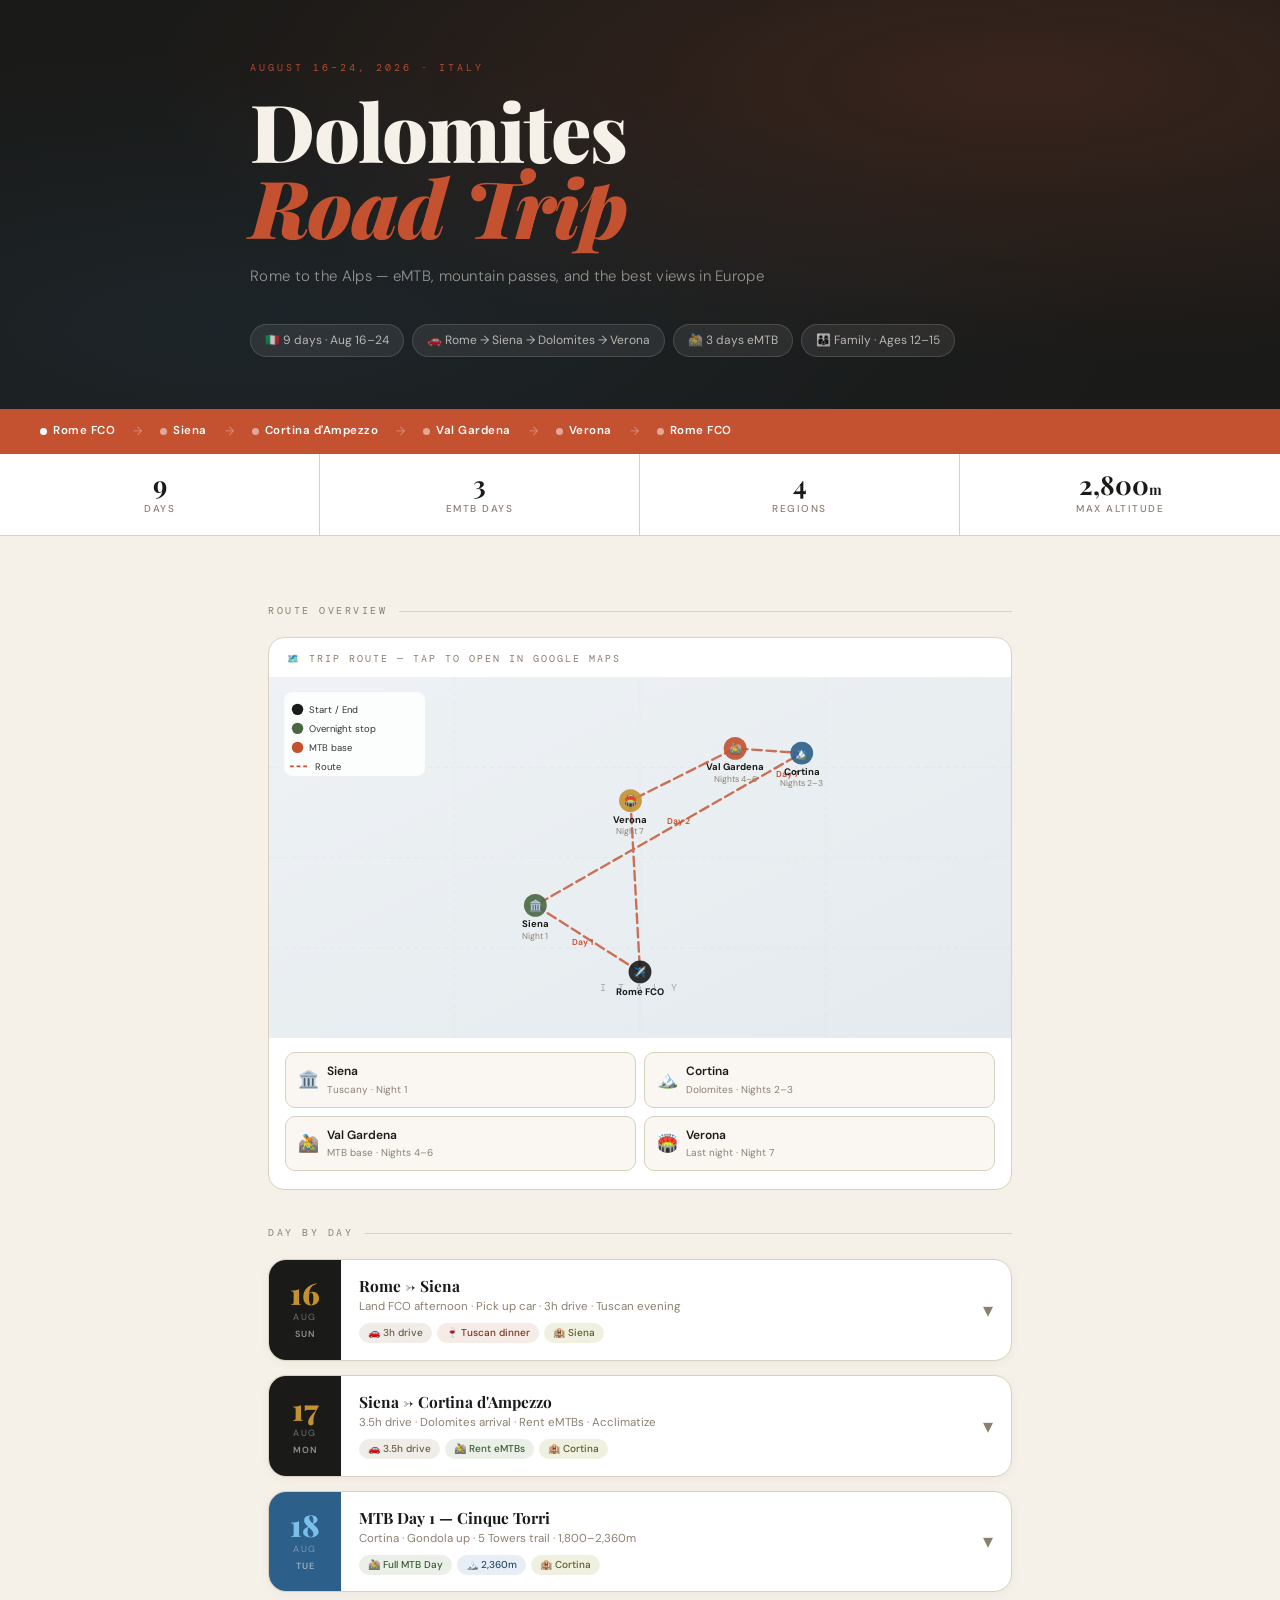
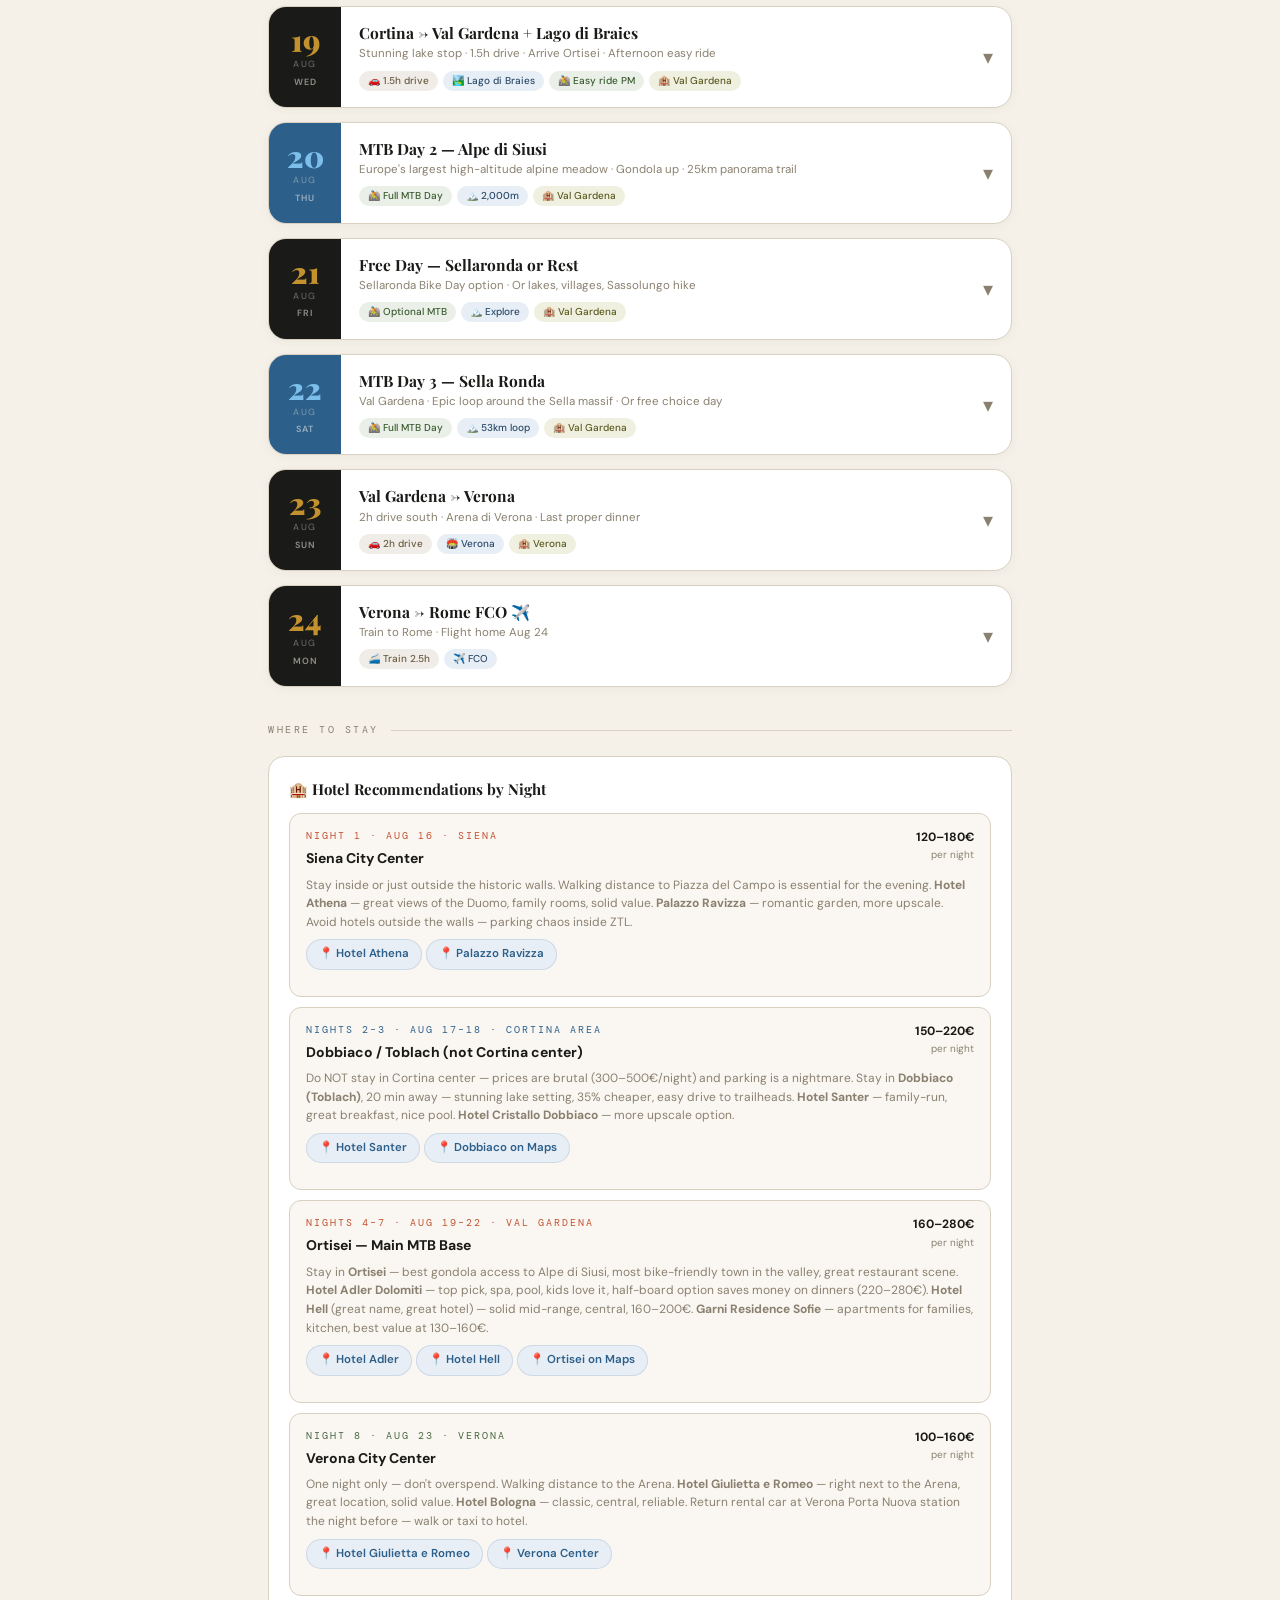
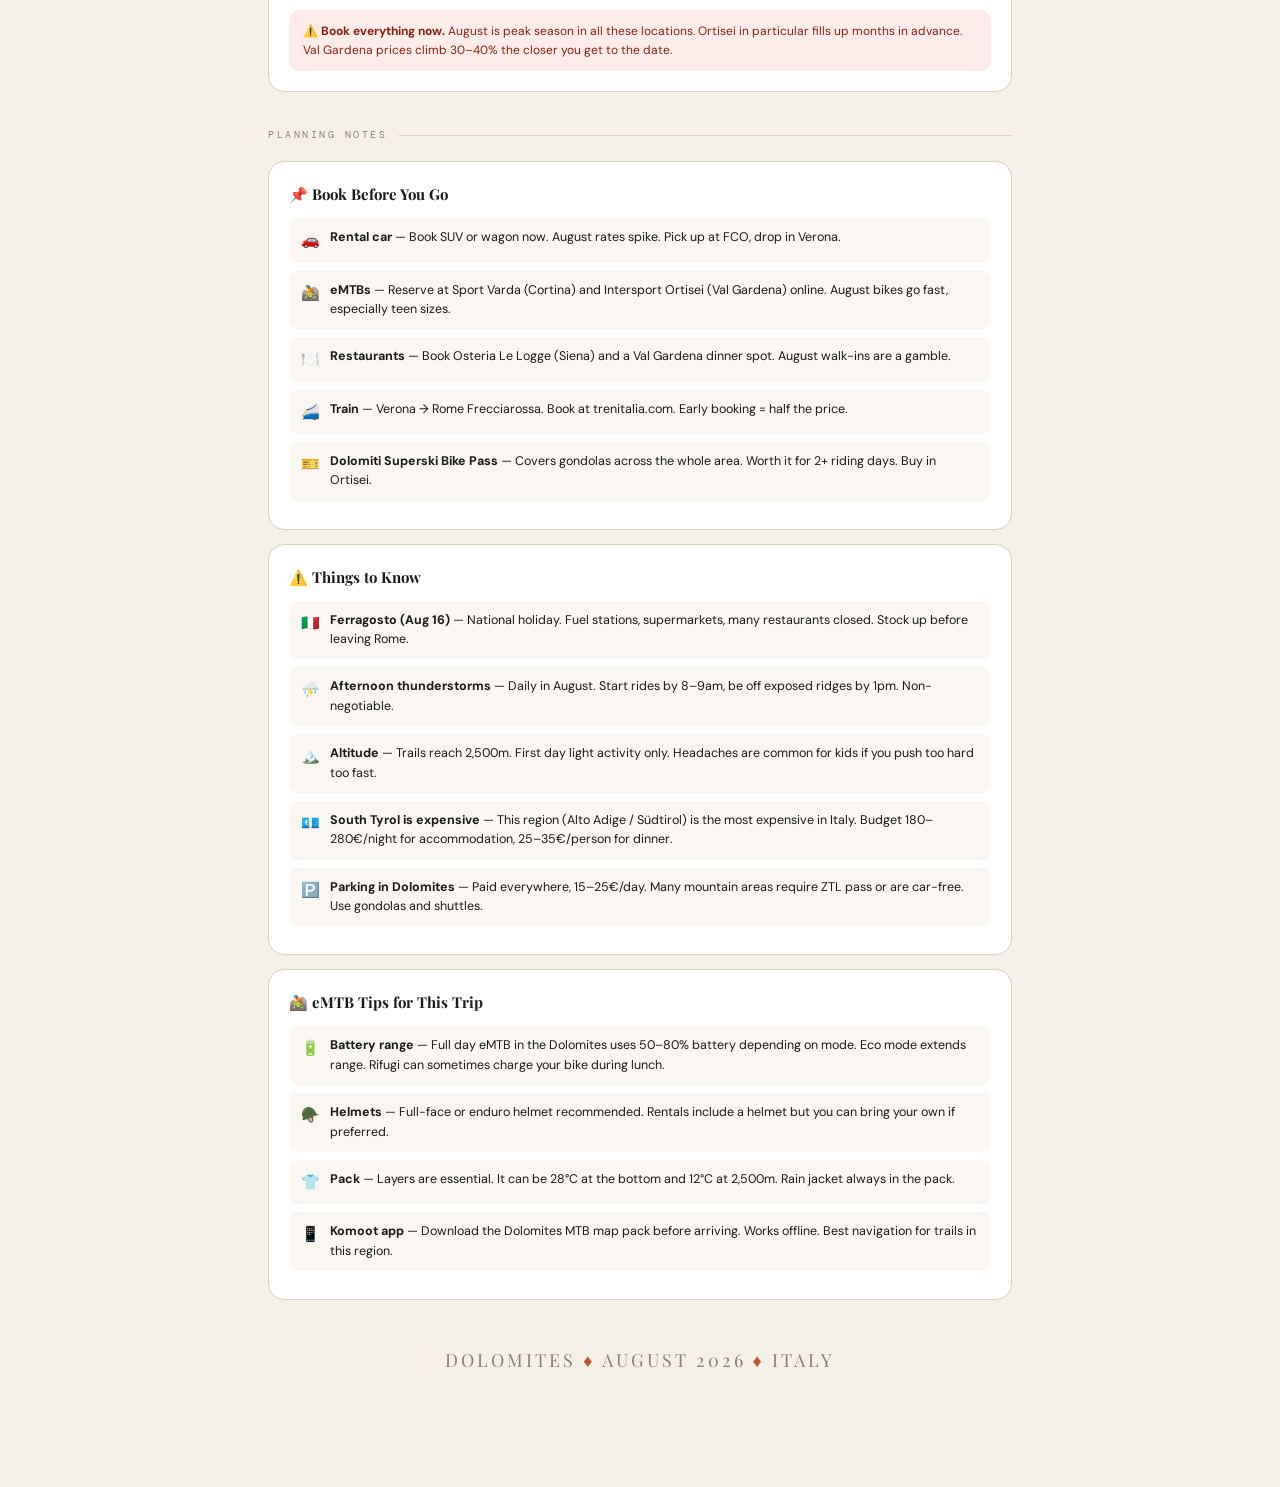
<file: index_1.html>
<!DOCTYPE html>
<html lang="en">
<head>
<meta charset="UTF-8">
<meta name="viewport" content="width=device-width, initial-scale=1.0">
<title>Italy 2026 — Dolomites Road Trip</title>
<link href="https://fonts.googleapis.com/css2?family=Playfair+Display:ital,wght@0,400;0,700;0,900;1,400;1,700&family=DM+Sans:wght@300;400;500;600&family=DM+Mono:wght@400;500&display=swap" rel="stylesheet">
<style>
:root {
  --cream: #f5f0e8;
  --ink: #1a1a18;
  --terracotta: #c4512f;
  --sage: #4a6741;
  --sky: #2c5f8a;
  --gold: #c4912f;
  --muted: #8a8070;
  --border: #d8d0c0;
  --card-bg: #faf7f2;
}

* { margin: 0; padding: 0; box-sizing: border-box; }

body {
  font-family: 'DM Sans', sans-serif;
  background: var(--cream);
  color: var(--ink);
  font-size: 15px;
  line-height: 1.6;
}

/* HERO */
.hero {
  background: var(--ink);
  color: var(--cream);
  padding: 60px 24px 52px;
  position: relative;
  overflow: hidden;
}
.hero::before {
  content: '';
  position: absolute;
  inset: 0;
  background: 
    radial-gradient(ellipse at 80% 20%, rgba(196,81,47,0.18) 0%, transparent 60%),
    radial-gradient(ellipse at 20% 80%, rgba(44,95,138,0.15) 0%, transparent 60%);
}
.hero-inner { position: relative; max-width: 780px; margin: 0 auto; }
.hero-label {
  font-family: 'DM Mono', monospace;
  font-size: 10px;
  letter-spacing: 3px;
  text-transform: uppercase;
  color: var(--terracotta);
  margin-bottom: 16px;
  opacity: 0.9;
}
.hero-title {
  font-family: 'Playfair Display', serif;
  font-size: clamp(42px, 10vw, 80px);
  font-weight: 900;
  line-height: 0.95;
  margin-bottom: 20px;
  letter-spacing: -1px;
}
.hero-title em {
  font-style: italic;
  color: var(--terracotta);
}
.hero-sub {
  font-size: 15px;
  color: rgba(245,240,232,0.55);
  margin-bottom: 36px;
  font-weight: 300;
  letter-spacing: 0.3px;
}
.hero-chips {
  display: flex;
  flex-wrap: wrap;
  gap: 8px;
}
.chip {
  background: rgba(245,240,232,0.08);
  border: 1px solid rgba(245,240,232,0.15);
  border-radius: 100px;
  padding: 6px 14px;
  font-size: 12px;
  color: rgba(245,240,232,0.7);
  display: flex;
  align-items: center;
  gap: 6px;
}

/* ROUTE STRIP */
.route-strip {
  background: var(--terracotta);
  color: white;
  padding: 0 24px;
  overflow-x: auto;
  -webkit-overflow-scrolling: touch;
  white-space: nowrap;
}
.route-inner {
  display: inline-flex;
  align-items: center;
  gap: 0;
  padding: 0;
  min-width: 100%;
}
.route-stop {
  display: inline-flex;
  align-items: center;
  gap: 6px;
  padding: 13px 16px;
  font-size: 11.5px;
  font-weight: 600;
  letter-spacing: 0.5px;
  white-space: nowrap;
  flex-shrink: 0;
}
.route-stop .dot {
  width: 7px; height: 7px;
  border-radius: 50%;
  background: rgba(255,255,255,0.5);
  flex-shrink: 0;
}
.route-stop.active .dot { background: white; }
.route-arrow {
  color: rgba(255,255,255,0.35);
  font-size: 12px;
  padding: 0 2px;
}

/* QUICK STATS */
.stats-bar {
  display: grid;
  grid-template-columns: repeat(4, 1fr);
  border-bottom: 1px solid var(--border);
  background: white;
}
.stat-item {
  padding: 18px 16px;
  border-right: 1px solid var(--border);
  text-align: center;
}
.stat-item:last-child { border-right: none; }
.stat-num {
  font-family: 'Playfair Display', serif;
  font-size: 26px;
  font-weight: 700;
  color: var(--ink);
  line-height: 1;
  margin-bottom: 3px;
}
.stat-label {
  font-size: 10px;
  text-transform: uppercase;
  letter-spacing: 1.5px;
  color: var(--muted);
  font-weight: 500;
}

/* MAIN */
main { max-width: 780px; margin: 0 auto; padding: 32px 18px 80px; }

/* SECTION HEADER */
.section-header {
  display: flex;
  align-items: center;
  gap: 12px;
  margin: 36px 0 18px;
}
.section-header::after {
  content: '';
  flex: 1;
  height: 1px;
  background: var(--border);
}
.section-label {
  font-family: 'DM Mono', monospace;
  font-size: 9.5px;
  letter-spacing: 2.5px;
  text-transform: uppercase;
  color: var(--muted);
  white-space: nowrap;
}

/* DAY CARDS */
.day-card {
  background: white;
  border: 1px solid var(--border);
  border-radius: 18px;
  margin-bottom: 14px;
  overflow: hidden;
  box-shadow: 0 2px 12px rgba(26,26,24,0.04);
}
.day-header {
  display: grid;
  grid-template-columns: 72px 1fr auto;
  align-items: stretch;
  cursor: pointer;
  user-select: none;
}
.day-num {
  background: var(--ink);
  color: var(--cream);
  display: flex;
  flex-direction: column;
  align-items: center;
  justify-content: center;
  padding: 18px 14px;
  flex-shrink: 0;
}
.day-num .num {
  font-family: 'Playfair Display', serif;
  font-size: 30px;
  font-weight: 900;
  line-height: 1;
  color: var(--gold);
}
.day-num .mon {
  font-size: 9px;
  letter-spacing: 1.5px;
  text-transform: uppercase;
  color: rgba(245,240,232,0.4);
  margin-top: 2px;
}
.day-num .dow {
  font-size: 9px;
  font-weight: 600;
  letter-spacing: 1px;
  text-transform: uppercase;
  color: rgba(245,240,232,0.55);
  margin-top: 3px;
}
.day-info {
  padding: 16px 18px;
  min-width: 0;
}
.day-title {
  font-family: 'Playfair Display', serif;
  font-size: 15.5px;
  font-weight: 700;
  color: var(--ink);
  margin-bottom: 3px;
  line-height: 1.3;
}
.day-sub {
  font-size: 11.5px;
  color: var(--muted);
  font-weight: 400;
  margin-bottom: 8px;
  line-height: 1.4;
}
.day-tags {
  display: flex;
  flex-wrap: wrap;
  gap: 5px;
}
.tag {
  font-size: 10px;
  padding: 2px 9px;
  border-radius: 100px;
  font-weight: 500;
}
.tag-drive { background: #f0ede8; color: #6a5a40; }
.tag-mtb { background: #eaf0e8; color: #3a5a30; }
.tag-sight { background: #e8eef5; color: #2a4a6a; }
.tag-food { background: #f5ece8; color: #7a3020; }
.tag-stay { background: #f0f0e0; color: #5a5a20; }
.day-toggle {
  display: flex;
  align-items: center;
  padding: 0 18px;
  color: var(--muted);
  font-size: 20px;
  transition: transform 0.3s;
}
.day-toggle.open { transform: rotate(180deg); }

/* DAY BODY */
.day-body { display: none; }
.day-body.open { display: block; }

.day-section {
  padding: 18px 20px;
  border-top: 1px solid var(--border);
}
.ds-label {
  display: flex;
  align-items: center;
  gap: 8px;
  margin-bottom: 14px;
}
.ds-icon { font-size: 15px; }
.ds-title {
  font-size: 9.5px;
  letter-spacing: 2px;
  text-transform: uppercase;
  font-weight: 600;
  color: var(--muted);
}

/* ACTIVITY ITEM */
.act-item {
  display: grid;
  grid-template-columns: 40px 1fr;
  gap: 12px;
  background: var(--card-bg);
  border: 1.5px solid var(--border);
  border-radius: 12px;
  padding: 13px 14px;
  margin-bottom: 9px;
}
.act-emoji {
  width: 40px; height: 40px;
  border-radius: 10px;
  background: var(--cream);
  display: flex;
  align-items: center;
  justify-content: center;
  font-size: 18px;
  flex-shrink: 0;
}
.act-name {
  font-weight: 600;
  font-size: 13.5px;
  color: var(--ink);
  margin-bottom: 3px;
  display: flex;
  align-items: center;
  gap: 7px;
  flex-wrap: wrap;
}
.act-badge {
  font-size: 9.5px;
  padding: 2px 8px;
  border-radius: 100px;
  font-weight: 600;
}
.badge-highlight { background: #fdecea; color: #b03020; }
.badge-mtb { background: #eaf0e8; color: #2a5a20; }
.badge-tip { background: #e8eef5; color: #1a4070; }
.badge-free { background: #f0f0e0; color: #4a4a10; }
.act-desc { font-size: 12px; color: var(--muted); line-height: 1.55; }
.act-tip {
  margin-top: 8px;
  background: #e8eef5;
  border-radius: 7px;
  padding: 7px 10px;
  font-size: 11px;
  color: var(--sky);
  font-weight: 500;
  line-height: 1.45;
}

/* DRIVE BOX */
.drive-box {
  display: flex;
  align-items: center;
  gap: 10px;
  background: #f0f5ec;
  border-radius: 10px;
  padding: 12px 14px;
  font-size: 13px;
  color: var(--sage);
  font-weight: 500;
  margin-bottom: 10px;
}

/* MAP LINK */
.map-btn {
  display: inline-flex;
  align-items: center;
  gap: 6px;
  font-size: 11.5px;
  font-weight: 600;
  color: var(--sky);
  text-decoration: none;
  padding: 5px 12px;
  background: #e8eef5;
  border-radius: 100px;
  margin-bottom: 12px;
  border: 1px solid rgba(44,95,138,0.15);
}

/* RESTAURANT */
.resto-item {
  background: var(--card-bg);
  border: 1.5px solid var(--border);
  border-radius: 12px;
  padding: 13px 14px;
  margin-bottom: 9px;
}
.resto-top {
  display: flex;
  align-items: flex-start;
  justify-content: space-between;
  gap: 10px;
  margin-bottom: 5px;
}
.resto-name {
  font-weight: 600;
  font-size: 13.5px;
  display: flex;
  align-items: center;
  gap: 7px;
  flex-wrap: wrap;
}
.resto-meta { text-align: right; flex-shrink: 0; }
.resto-stars { font-size: 11px; color: var(--gold); }
.resto-price { font-size: 12px; font-weight: 700; color: var(--ink); }
.resto-desc { font-size: 12px; color: var(--muted); line-height: 1.55; }

/* MTB SVG MAP */
.map-section {
  background: white;
  border: 1px solid var(--border);
  border-radius: 16px;
  overflow: hidden;
  margin-bottom: 14px;
}
.map-tap {
  display: block;
  text-decoration: none;
  color: inherit;
}
.map-label {
  padding: 14px 18px 10px;
  font-family: 'DM Mono', monospace;
  font-size: 9.5px;
  letter-spacing: 2px;
  text-transform: uppercase;
  color: var(--muted);
  display: flex;
  align-items: center;
  gap: 8px;
}

/* NOTES CARD */
.notes-card {
  background: white;
  border: 1px solid var(--border);
  border-radius: 16px;
  padding: 20px 20px;
  margin-bottom: 14px;
}
.notes-title {
  font-family: 'Playfair Display', serif;
  font-size: 15px;
  font-weight: 700;
  margin-bottom: 12px;
  color: var(--ink);
}
.note-item {
  display: flex;
  gap: 10px;
  font-size: 12.5px;
  color: var(--ink);
  background: var(--card-bg);
  border-radius: 8px;
  padding: 10px 12px;
  align-items: flex-start;
  line-height: 1.55;
  margin-bottom: 8px;
}
.note-icon { font-size: 15px; flex-shrink: 0; margin-top: 1px; }

/* FOOTER */
footer {
  text-align: center;
  padding: 32px 0;
  font-family: 'Playfair Display', serif;
  font-size: 18px;
  letter-spacing: 3px;
  color: var(--muted);
}
footer span { color: var(--terracotta); }

@media (max-width: 480px) {
  .stats-bar { grid-template-columns: repeat(2, 1fr); }
  .stats-bar .stat-item:nth-child(2) { border-right: none; }
}
</style>
</head>
<body>

<!-- HERO -->
<div class="hero">
  <div class="hero-inner">
    <div class="hero-label">August 16–24, 2026 · Italy</div>
    <h1 class="hero-title">Dolomites<br><em>Road Trip</em></h1>
    <div class="hero-sub">Rome to the Alps — eMTB, mountain passes, and the best views in Europe</div>
    <div class="hero-chips">
      <div class="chip">🇮🇹 9 days · Aug 16–24</div>
      <div class="chip">🚗 Rome → Siena → Dolomites → Verona</div>
      <div class="chip">🚵 3 days eMTB</div>
      <div class="chip">👨‍👩‍👦 Family · Ages 12–15</div>
    </div>
  </div>
</div>

<!-- ROUTE STRIP -->
<div class="route-strip">
  <div class="route-inner">
    <div class="route-stop active"><div class="dot"></div>Rome FCO</div>
    <div class="route-arrow">→</div>
    <div class="route-stop"><div class="dot"></div>Siena</div>
    <div class="route-arrow">→</div>
    <div class="route-stop"><div class="dot"></div>Cortina d'Ampezzo</div>
    <div class="route-arrow">→</div>
    <div class="route-stop"><div class="dot"></div>Val Gardena</div>
    <div class="route-arrow">→</div>
    <div class="route-stop"><div class="dot"></div>Verona</div>
    <div class="route-arrow">→</div>
    <div class="route-stop"><div class="dot"></div>Rome FCO</div>
  </div>
</div>

<!-- STATS -->
<div class="stats-bar">
  <div class="stat-item"><div class="stat-num">9</div><div class="stat-label">Days</div></div>
  <div class="stat-item"><div class="stat-num">3</div><div class="stat-label">eMTB Days</div></div>
  <div class="stat-item"><div class="stat-num">4</div><div class="stat-label">Regions</div></div>
  <div class="stat-item"><div class="stat-num">2,800<span style="font-size:14px">m</span></div><div class="stat-label">Max Altitude</div></div>
</div>

<!-- MAP -->
<main>
<div class="section-header"><div class="section-label">Route Overview</div></div>
<div class="map-section">
  <div class="map-label">🗺️ Trip Route — Tap to open in Google Maps</div>
  <a class="map-tap" href="https://maps.google.com/?q=Rome,+Italy" target="_blank">
    <svg xmlns="http://www.w3.org/2000/svg" viewBox="0 0 780 380" style="width:100%;display:block;">
      <defs>
        <linearGradient id="mapbg" x1="0" y1="0" x2="1" y2="1">
          <stop offset="0%" stop-color="#eef2f5"/>
          <stop offset="100%" stop-color="#e4eaee"/>
        </linearGradient>
      </defs>
      <rect width="780" height="380" fill="url(#mapbg)"/>
      <!-- Grid -->
      <g stroke="#d0d8de" stroke-width="0.5" opacity="0.6">
        <line x1="0" y1="95" x2="780" y2="95" stroke-dasharray="4,4"/>
        <line x1="0" y1="190" x2="780" y2="190" stroke-dasharray="4,4"/>
        <line x1="0" y1="285" x2="780" y2="285" stroke-dasharray="4,4"/>
        <line x1="195" y1="0" x2="195" y2="380" stroke-dasharray="4,4"/>
        <line x1="390" y1="0" x2="390" y2="380" stroke-dasharray="4,4"/>
        <line x1="585" y1="0" x2="585" y2="380" stroke-dasharray="4,4"/>
      </g>
      <!-- Italy outline suggestion -->
      <text x="390" y="330" font-size="10" fill="#a0aab0" text-anchor="middle" letter-spacing="3" font-family="DM Mono, monospace">I T A L Y</text>
      <!-- Route line -->
      <!-- Rome(390,310) Siena(280,240) Cortina(560,80) ValGardena(490,75) Verona(380,130) Rome(390,310) -->
      <polyline points="390,310 280,240 560,80 490,75 380,130 390,310" fill="none" stroke="#c4512f" stroke-width="2.5" stroke-dasharray="10,5" stroke-linecap="round" opacity="0.8"/>
      <!-- Day labels along route -->
      <text x="330" y="282" font-size="9" fill="#c4512f" text-anchor="middle" font-family="DM Sans, sans-serif" font-weight="600">Day 1</text>
      <text x="430" y="155" font-size="9" fill="#c4512f" text-anchor="middle" font-family="DM Sans, sans-serif" font-weight="600">Day 2</text>
      <text x="545" y="105" font-size="9" fill="#c4512f" text-anchor="middle" font-family="DM Sans, sans-serif" font-weight="600">Day 7</text>

      <!-- Markers -->
      <!-- Rome -->
      <circle cx="390" cy="310" r="12" fill="#1a1a18" opacity="0.9"/>
      <text x="390" y="314" font-size="11" text-anchor="middle">✈️</text>
      <text x="390" y="334" font-size="10" fill="#1a1a18" text-anchor="middle" font-weight="700" font-family="DM Sans, sans-serif">Rome FCO</text>

      <!-- Siena -->
      <circle cx="280" cy="240" r="12" fill="#4a6741" opacity="0.9"/>
      <text x="280" y="244" font-size="11" text-anchor="middle">🏛️</text>
      <text x="280" y="263" font-size="10" fill="#1a1a18" text-anchor="middle" font-weight="700" font-family="DM Sans, sans-serif">Siena</text>
      <text x="280" y="275" font-size="9" fill="#8a8070" text-anchor="middle" font-family="DM Sans, sans-serif">Night 1</text>

      <!-- Cortina -->
      <circle cx="560" cy="80" r="12" fill="#2c5f8a" opacity="0.9"/>
      <text x="560" y="84" font-size="11" text-anchor="middle">🏔️</text>
      <text x="560" y="103" font-size="10" fill="#1a1a18" text-anchor="middle" font-weight="700" font-family="DM Sans, sans-serif">Cortina</text>
      <text x="560" y="115" font-size="9" fill="#8a8070" text-anchor="middle" font-family="DM Sans, sans-serif">Nights 2–3</text>

      <!-- Val Gardena -->
      <circle cx="490" cy="75" r="12" fill="#c4512f" opacity="0.9"/>
      <text x="490" y="79" font-size="11" text-anchor="middle">🚵</text>
      <text x="490" y="98" font-size="10" fill="#1a1a18" text-anchor="middle" font-weight="700" font-family="DM Sans, sans-serif">Val Gardena</text>
      <text x="490" y="110" font-size="9" fill="#8a8070" text-anchor="middle" font-family="DM Sans, sans-serif">Nights 4–6</text>

      <!-- Verona -->
      <circle cx="380" cy="130" r="12" fill="#c4912f" opacity="0.9"/>
      <text x="380" y="134" font-size="11" text-anchor="middle">🏟️</text>
      <text x="380" y="153" font-size="10" fill="#1a1a18" text-anchor="middle" font-weight="700" font-family="DM Sans, sans-serif">Verona</text>
      <text x="380" y="165" font-size="9" fill="#8a8070" text-anchor="middle" font-family="DM Sans, sans-serif">Night 7</text>

      <!-- Legend -->
      <rect x="16" y="16" width="148" height="88" rx="8" fill="white" opacity="0.85"/>
      <circle cx="30" cy="34" r="6" fill="#1a1a18"/><text x="42" y="38" font-size="10" fill="#333" font-family="DM Sans, sans-serif">Start / End</text>
      <circle cx="30" cy="54" r="6" fill="#4a6741"/><text x="42" y="58" font-size="10" fill="#333" font-family="DM Sans, sans-serif">Overnight stop</text>
      <circle cx="30" cy="74" r="6" fill="#c4512f"/><text x="42" y="78" font-size="10" fill="#333" font-family="DM Sans, sans-serif">MTB base</text>
      <line x1="22" y1="94" x2="42" y2="94" stroke="#c4512f" stroke-width="2" stroke-dasharray="4,3"/><text x="48" y="98" font-size="10" fill="#333" font-family="DM Sans, sans-serif">Route</text>
    </svg>
  </a>
  <!-- Quick location buttons -->
  <div style="display:grid;grid-template-columns:1fr 1fr;gap:8px;padding:14px 16px 18px;">
    <a href="https://maps.google.com/?q=Siena,+Italy" target="_blank" style="display:flex;align-items:center;gap:8px;padding:9px 12px;background:var(--card-bg);border:1.5px solid var(--border);border-radius:10px;text-decoration:none;color:var(--ink);">
      <span style="font-size:17px">🏛️</span><div><div style="font-size:12px;font-weight:600">Siena</div><div style="font-size:10px;color:var(--muted)">Tuscany · Night 1</div></div>
    </a>
    <a href="https://maps.google.com/?q=Cortina+d'Ampezzo,+Italy" target="_blank" style="display:flex;align-items:center;gap:8px;padding:9px 12px;background:var(--card-bg);border:1.5px solid var(--border);border-radius:10px;text-decoration:none;color:var(--ink);">
      <span style="font-size:17px">🏔️</span><div><div style="font-size:12px;font-weight:600">Cortina</div><div style="font-size:10px;color:var(--muted)">Dolomites · Nights 2–3</div></div>
    </a>
    <a href="https://maps.google.com/?q=Ortisei,+Val+Gardena,+Italy" target="_blank" style="display:flex;align-items:center;gap:8px;padding:9px 12px;background:var(--card-bg);border:1.5px solid var(--border);border-radius:10px;text-decoration:none;color:var(--ink);">
      <span style="font-size:17px">🚵</span><div><div style="font-size:12px;font-weight:600">Val Gardena</div><div style="font-size:10px;color:var(--muted)">MTB base · Nights 4–6</div></div>
    </a>
    <a href="https://maps.google.com/?q=Verona,+Italy" target="_blank" style="display:flex;align-items:center;gap:8px;padding:9px 12px;background:var(--card-bg);border:1.5px solid var(--border);border-radius:10px;text-decoration:none;color:var(--ink);">
      <span style="font-size:17px">🏟️</span><div><div style="font-size:12px;font-weight:600">Verona</div><div style="font-size:10px;color:var(--muted)">Last night · Night 7</div></div>
    </a>
  </div>
</div>

<!-- DAY CARDS -->
<div class="section-header"><div class="section-label">Day by Day</div></div>


<div class="day-card">
  <div class="day-header" onclick="toggle(this)">
    <div class="day-num"><div class="num">16</div><div class="mon">AUG</div><div class="dow">SUN</div></div>
    <div class="day-info">
      <div class="day-title">Rome → Siena</div>
      <div class="day-sub">Land FCO afternoon · Pick up car · 3h drive · Tuscan evening</div>
      <div class="day-tags">
        <span class="tag tag-drive">🚗 3h drive</span>
        <span class="tag tag-food">🍷 Tuscan dinner</span>
        <span class="tag tag-stay">🏨 Siena</span>
      </div>
    </div>
    <div class="day-toggle">▾</div>
  </div>
  <div class="day-body">
    <div class="day-section">
      <div class="ds-label"><span class="ds-icon">✈️</span><span class="ds-title">Arrival</span></div>
      <div class="act-item">
        <div class="act-emoji">🚗</div>
        <div>
          <div class="act-name">Pick up rental car at FCO <span class="act-badge badge-tip">Book in advance</span></div>
          <div class="act-desc">Book an SUV or medium wagon — mountain roads in the Dolomites are narrow and winding. GPS is essential. August 16th is Ferragosto (Italian national holiday) — fuel stations may be closed, stock up in Rome before leaving.</div>
          <div class="act-tip">💡 Ferragosto tip: Buy food and snacks before leaving Rome. Supermarkets and many restaurants will be closed along the route.</div>
        </div>
      </div>
      <a class="map-btn" href="https://maps.google.com/?q=Rome+Fiumicino+Airport" target="_blank">📍 FCO Airport</a>
    </div>
    <div class="day-section">
      <div class="ds-label"><span class="ds-icon">🛣️</span><span class="ds-title">Drive — Rome to Siena</span></div>
      <div class="drive-box">🛣️ <span><strong>3h</strong> — A1 Autostrada north to Siena exit. Arrive 4–5pm. Via Cassia (SS2) is more scenic, adds 45 min.</span></div>
      <a class="map-btn" href="https://maps.google.com/?q=Rome+to+Siena+Italy" target="_blank">📍 Directions to Siena</a>
    </div>
    <div class="day-section">
      <div class="ds-label"><span class="ds-icon">🌆</span><span class="ds-title">Siena Evening</span></div>
      <div class="act-item">
        <div class="act-emoji">🏛️</div>
        <div>
          <div class="act-name">Piazza del Campo <span class="act-badge badge-free">Free</span></div>
          <div class="act-desc">One of Europe's finest medieval squares — shell-shaped, sloping piazza. Drop bags, walk down for a gelato and evening aperitivo. The kids will love the atmosphere. 15 min walk from most hotels.</div>
        </div>
      </div>
      <a class="map-btn" href="https://maps.google.com/?q=Piazza+del+Campo,+Siena,+Italy" target="_blank">📍 Piazza del Campo</a>
    </div>
    <div class="day-section">
      <div class="ds-label"><span class="ds-icon">🍽️</span><span class="ds-title">Dinner</span></div>
      <div class="resto-item">
        <div class="resto-top">
          <div class="resto-name">Osteria Le Logge <span class="act-badge badge-highlight">Book Ahead</span></div>
          <a class="map-btn" href="https://maps.google.com/?q=Osteria+Le+Logge,+Siena,+Italy" target="_blank">📍 Directions</a>
          <div class="resto-meta"><div class="resto-stars">★★★★½</div><div class="resto-price">$$$</div></div>
        </div>
        <div class="resto-desc">Classic Sienese cucina in a stunning 19th-century pharmacy interior. Wild boar pappardelle, Chianina beef, local Chianti. One of Siena's best.</div>
      </div>
      <div class="resto-item">
        <div class="resto-top">
          <div class="resto-name">Trattoria Papei <span class="act-badge badge-tip">Local Classic</span></div>
          <a class="map-btn" href="https://maps.google.com/?q=Trattoria+Papei,+Siena,+Italy" target="_blank">📍 Directions</a>
          <div class="resto-meta"><div class="resto-stars">★★★★</div><div class="resto-price">$$</div></div>
        </div>
        <div class="resto-desc">Unpretentious, family-run, enormous portions. Ribollita, pici cacio e pepe, bistecca. Great for kids. Near Piazza del Campo.</div>
      </div>
    </div>
  </div>
</div>

<div class="day-card">
  <div class="day-header" onclick="toggle(this)">
    <div class="day-num"><div class="num">17</div><div class="mon">AUG</div><div class="dow">MON</div></div>
    <div class="day-info">
      <div class="day-title">Siena → Cortina d'Ampezzo</div>
      <div class="day-sub">3.5h drive · Dolomites arrival · Rent eMTBs · Acclimatize</div>
      <div class="day-tags">
        <span class="tag tag-drive">🚗 3.5h drive</span>
        <span class="tag tag-mtb">🚵 Rent eMTBs</span>
        <span class="tag tag-stay">🏨 Cortina</span>
      </div>
    </div>
    <div class="day-toggle">▾</div>
  </div>
  <div class="day-body">
    <div class="day-section">
      <div class="ds-label"><span class="ds-icon">☕</span><span class="ds-title">Morning — Siena</span></div>
      <div class="act-item">
        <div class="act-emoji">🥐</div>
        <div>
          <div class="act-name">Quick Siena morning</div>
          <div class="act-desc">Cornetto and cappuccino at a local bar near Piazza del Campo. Leave by 9am to arrive Cortina early afternoon. The drive is beautiful and worth doing in daylight.</div>
        </div>
      </div>
    </div>
    <div class="day-section">
      <div class="ds-label"><span class="ds-icon">🛣️</span><span class="ds-title">Drive — Siena to Cortina</span></div>
      <div class="drive-box">🛣️ <span><strong>3.5–4h</strong> — A1 north → A22 Autostrada del Brennero → exit Bressanone → mountain roads to Cortina. Spectacular scenery the last hour.</span></div>
      <a class="map-btn" href="https://maps.google.com/?q=Siena+to+Cortina+d'Ampezzo+Italy" target="_blank">📍 Directions to Cortina</a>
      <div class="act-item">
        <div class="act-emoji">⚠️</div>
        <div>
          <div class="act-name">Altitude acclimatization <span class="act-badge badge-highlight">Important</span></div>
          <div class="act-desc">Cortina sits at 1,224m. The trails reach 2,500m+. Don't ride hard the first day — headaches and fatigue are common if you jump straight to altitude. An easy afternoon walk is ideal.</div>
        </div>
      </div>
    </div>
    <div class="day-section">
      <div class="ds-label"><span class="ds-icon">🚵</span><span class="ds-title">Afternoon — Rent eMTBs</span></div>
      <div class="act-item">
        <div class="act-emoji">🚵</div>
        <div>
          <div class="act-name">Sport Varda Bike Rental <span class="act-badge badge-mtb">Book Ahead!</span></div>
          <div class="act-desc">Best eMTB rental in Cortina. Full-suspension Specialized or Trek eMTB, includes helmet and bike fitting. August stock runs out fast — book online before the trip.</div>
          <div class="act-tip">💡 Cost: ~70–90€/bike/day. For 2–3 days, ask about multi-day discount. Kids sizes available for ages 12+.</div>
        </div>
      </div>
      <a class="map-btn" href="https://maps.google.com/?q=Sport+Varda,+Cortina+d'Ampezzo" target="_blank">📍 Sport Varda</a>
    </div>
    <div class="day-section">
      <div class="ds-label"><span class="ds-icon">🥾</span><span class="ds-title">Afternoon — Easy Walk</span></div>
      <div class="act-item">
        <div class="act-emoji">🏔️</div>
        <div>
          <div class="act-name">Lago Ghedina or Cortina Lakeside Walk <span class="act-badge badge-free">Free</span></div>
          <a class="map-btn" href="https://maps.google.com/?q=Lago+Ghedina,+Cortina+d'Ampezzo" target="_blank">📍 Lago Ghedina</a>
          <div class="act-desc">Short, flat walk at altitude. Perfect for acclimatization. Lago Ghedina is 20 min from center — small mountain lake surrounded by forest. Kids will enjoy it.</div>
        </div>
      </div>
    </div>
  </div>
</div>

<div class="day-card">
  <div class="day-header" onclick="toggle(this)">
    <div class="day-num" style="background:#2c5f8a;"><div class="num" style="color:#7bbfea;">18</div><div class="mon">AUG</div><div class="dow">TUE</div></div>
    <div class="day-info">
      <div class="day-title">MTB Day 1 — Cinque Torri</div>
      <div class="day-sub">Cortina · Gondola up · 5 Towers trail · 1,800–2,360m</div>
      <div class="day-tags">
        <span class="tag tag-mtb">🚵 Full MTB Day</span>
        <span class="tag tag-sight">🏔️ 2,360m</span>
        <span class="tag tag-stay">🏨 Cortina</span>
      </div>
    </div>
    <div class="day-toggle">▾</div>
  </div>
  <div class="day-body">
    <div class="day-section">
      <div class="ds-label"><span class="ds-icon">🚵</span><span class="ds-title">Main Ride — Cinque Torri Loop</span></div>
      <a class="map-btn" href="https://maps.google.com/?q=Cinque+Torri,+Cortina+d'Ampezzo" target="_blank">📍 Cinque Torri</a>
      <div class="act-item">
        <div class="act-emoji">🏔️</div>
        <div>
          <div class="act-name">Cinque Torri Loop <span class="act-badge badge-mtb">eMTB Ideal</span></div>
          <div class="act-desc">Take the Bai de Dones gondola up to ~2,000m, then ride the loop around the iconic Five Towers rock formations. WW1 trenches still visible on the mountain. Views of the Tofane and Lagazuoi massifs are unforgettable. ~18km, mostly intermediate terrain, perfect for teens.</div>
          <div class="act-tip">💡 Take gondola up (saves 600m climb), ride down or loop. Gondola: ~20€/person. Start early — afternoon thunderstorms common in August.</div>
        </div>
      </div>
      <div class="act-item">
        <div class="act-emoji">⛅</div>
        <div>
          <div class="act-name">Weather Warning <span class="act-badge badge-highlight">August Rule</span></div>
          <div class="act-desc">Start rides by 8–9am. Dolomite thunderstorms build fast from early afternoon. Be off exposed ridges by 1pm. If you see dark clouds building to the west, descend immediately.</div>
        </div>
      </div>
    </div>
    <div class="day-section">
      <div class="ds-label"><span class="ds-icon">🥩</span><span class="ds-title">Lunch on the Mountain</span></div>
      <div class="act-item">
        <div class="act-emoji">🍽️</div>
        <div>
          <div class="act-name">Rifugio Cinque Torri <span class="act-badge badge-tip">At 2,137m</span></div>
          <a class="map-btn" href="https://maps.google.com/?q=Rifugio+Cinque+Torri,+Cortina+d'Ampezzo" target="_blank">📍 Rifugio Cinque Torri</a>
          <div class="act-desc">Alpine hut right at the Five Towers. Schlutzkrapfen (spinach ravioli), goulash, apple strudel. Surreal setting — rock towers above, Dolomite panorama around. Cash only.</div>
        </div>
      </div>
    </div>
    <div class="day-section">
      <div class="ds-label"><span class="ds-icon">🛁</span><span class="ds-title">Evening Recovery</span></div>
      <div class="act-item">
        <div class="act-emoji">🍦</div>
        <div>
          <div class="act-name">Cortina Town Evening</div>
          <a class="map-btn" href="https://maps.google.com/?q=Corso+Italia,+Cortina+d'Ampezzo" target="_blank">📍 Corso Italia</a>
          <div class="act-desc">Walk Corso Italia (the pedestrian main street). Gelato at Gelateria Artigianale, aperitivo at Bar Lovat. The town is lively in summer evenings — great atmosphere for the family.</div>
        </div>
      </div>
    </div>
  </div>
</div>

<div class="day-card">
  <div class="day-header" onclick="toggle(this)">
    <div class="day-num"><div class="num">19</div><div class="mon">AUG</div><div class="dow">WED</div></div>
    <div class="day-info">
      <div class="day-title">Cortina → Val Gardena + Lago di Braies</div>
      <div class="day-sub">Stunning lake stop · 1.5h drive · Arrive Ortisei · Afternoon easy ride</div>
      <div class="day-tags">
        <span class="tag tag-drive">🚗 1.5h drive</span>
        <span class="tag tag-sight">🏞️ Lago di Braies</span>
        <span class="tag tag-mtb">🚵 Easy ride PM</span>
        <span class="tag tag-stay">🏨 Val Gardena</span>
      </div>
    </div>
    <div class="day-toggle">▾</div>
  </div>
  <div class="day-body">
    <div class="day-section">
      <div class="ds-label"><span class="ds-icon">🏞️</span><span class="ds-title">Morning Stop — Lago di Braies</span></div>
      <a class="map-btn" href="https://maps.google.com/?q=Lago+di+Braies,+Italy" target="_blank">📍 Lago di Braies</a>
      <div class="act-item">
        <div class="act-emoji">🌊</div>
        <div>
          <div class="act-name">Lago di Braies (Pragser Wildsee) <span class="act-badge badge-highlight">Must Do</span></div>
          <div class="act-desc">The most photographed lake in the Dolomites — emerald green water reflecting vertical limestone walls. Rowboats for rent. Arrive before 9am to beat the crowds and parking chaos. ~30 min detour off the Cortina → Val Gardena route.</div>
          <div class="act-tip">💡 Seriously — arrive before 9am. After 10am the parking lot fills up and it's chaos. It's worth the early start.</div>
        </div>
      </div>
    </div>
    <div class="day-section">
      <div class="ds-label"><span class="ds-icon">🛣️</span><span class="ds-title">Drive to Val Gardena</span></div>
      <div class="drive-box">🛣️ <span><strong>1.5h</strong> from Cortina (add 30 min for Lago di Braies stop). Route through Brunico, then SS242 into the valley. Last stretch into Ortisei is spectacular.</span></div>
      <a class="map-btn" href="https://maps.google.com/?q=Ortisei,+Val+Gardena,+Italy" target="_blank">📍 Ortisei, Val Gardena</a>
    </div>
    <div class="day-section">
      <div class="ds-label"><span class="ds-icon">🚵</span><span class="ds-title">Afternoon — Rent eMTBs + Easy Ride</span></div>
      <div class="act-item">
        <div class="act-emoji">🚵</div>
        <div>
          <div class="act-name">Intersport Ortisei eMTB Rental <span class="act-badge badge-mtb">Book Ahead</span></div>
          <div class="act-desc">Largest selection in the valley. Full-suspension eMTB, sizes for adults and teens. Multi-day rentals available. Pick up bikes, do an easy afternoon loop to get oriented.</div>
          <div class="act-tip">💡 Cost: ~60–80€/bike/day. Buy a Dolomiti Superski bike lift pass here too — covers all gondolas in the area for your riding days.</div>
        </div>
      </div>
      <a class="map-btn" href="https://maps.google.com/?q=Intersport+Ortisei,+Val+Gardena" target="_blank">📍 Intersport Ortisei</a>
    </div>
  </div>
</div>

<div class="day-card">
  <div class="day-header" onclick="toggle(this)">
    <div class="day-num" style="background:#2c5f8a;"><div class="num" style="color:#7bbfea;">20</div><div class="mon">AUG</div><div class="dow">THU</div></div>
    <div class="day-info">
      <div class="day-title">MTB Day 2 — Alpe di Siusi</div>
      <div class="day-sub">Europe's largest high-altitude alpine meadow · Gondola up · 25km panorama trail</div>
      <div class="day-tags">
        <span class="tag tag-mtb">🚵 Full MTB Day</span>
        <span class="tag tag-sight">🏔️ 2,000m</span>
        <span class="tag tag-stay">🏨 Val Gardena</span>
      </div>
    </div>
    <div class="day-toggle">▾</div>
  </div>
  <div class="day-body">
    <div class="day-section">
      <div class="ds-label"><span class="ds-icon">🚵</span><span class="ds-title">Main Ride — Alpe di Siusi Panorama Trail</span></div>
      <a class="map-btn" href="https://maps.google.com/?q=Alpe+di+Siusi,+Italy" target="_blank">📍 Alpe di Siusi</a>
      <div class="act-item">
        <div class="act-emoji">🏔️</div>
        <div>
          <div class="act-name">Panorama Trail Loop <span class="act-badge badge-highlight">⭐ Best Day</span></div>
          <div class="act-desc">Take the Ortisei gondola up to Alpe di Siusi (Seiser Alm) — the largest high-altitude alpine plateau in Europe. 25km of flowing singletrack through wildflower meadows with the Sassolungo and Sassopiatto massifs towering above. eMTB perfect here — long distances, moderate climbing. Accessible and spectacular for teens.</div>
          <div class="act-tip">💡 This is the highlight of the whole trip. Take your time. The Bullaccia area is gentler for warm-up; Panorama Trail has more flow and views.</div>
        </div>
      </div>
      <div class="act-item">
        <div class="act-emoji">🚡</div>
        <div>
          <div class="act-name">Ortisei Cable Car</div>
          <div class="act-desc">Gondola from Ortisei center up to Alpe di Siusi. Bikes go in a separate gondola. Return by gondola or ride down (advanced). Covered by Dolomiti Superski bike pass.</div>
        </div>
      </div>
    </div>
    <div class="day-section">
      <div class="ds-label"><span class="ds-icon">🍽️</span><span class="ds-title">Lunch — Rifugio on the Alm</span></div>
      <div class="act-item">
        <div class="act-emoji">🥾</div>
        <div>
          <div class="act-name">Rifugio Compatsch or Rifugio Zallinger</div>
          <a class="map-btn" href="https://maps.google.com/?q=Rifugio+Compatsch,+Alpe+di+Siusi,+Italy" target="_blank">📍 Rifugio Compatsch</a>
          <div class="act-desc">Multiple rifugi (alpine huts) across the plateau. Speck und Knödel (bacon dumplings), Kaiserschmarrn (Austrian pancake dessert), local beer. Incredible terrace views. Book a table or arrive early.</div>
        </div>
      </div>
    </div>
  </div>
</div>

<div class="day-card">
  <div class="day-header" onclick="toggle(this)">
    <div class="day-num"><div class="num">21</div><div class="mon">AUG</div><div class="dow">FRI</div></div>
    <div class="day-info">
      <div class="day-title">Free Day — Sellaronda or Rest</div>
      <div class="day-sub">Sellaronda Bike Day option · Or lakes, villages, Sassolungo hike</div>
      <div class="day-tags">
        <span class="tag tag-mtb">🚵 Optional MTB</span>
        <span class="tag tag-sight">🏔️ Explore</span>
        <span class="tag tag-stay">🏨 Val Gardena</span>
      </div>
    </div>
    <div class="day-toggle">▾</div>
  </div>
  <div class="day-body">
    <div class="day-section">
      <div class="ds-label"><span class="ds-icon">🚵</span><span class="ds-title">Option A — Sellaronda Bike Day</span></div>
      <div class="act-item">
        <div class="act-emoji">🏔️</div>
        <div>
          <div class="act-name">Sellaronda Bike Day <span class="act-badge badge-mtb">Check Dates!</span></div>
          <div class="act-desc">One Sunday in August, the famous Sella Ronda circuit (normally a ski run loop around the Sella massif) is closed to cars and opened only to cyclists. ~53km, 1,800m elevation with eMTB assistance. Epic. Check exact 2026 date at valgardena.it.</div>
          <div class="act-tip">💡 If this falls on Day 6 (Aug 21) — do it. It's a once-in-a-trip experience.</div>
        </div>
      </div>
    </div>
    <div class="day-section">
      <div class="ds-label"><span class="ds-icon">🏔️</span><span class="ds-title">Option B — Rest + Explore</span></div>
      <div class="act-item">
        <div class="act-emoji">🌊</div>
        <div>
          <div class="act-name">Lago di Carezza (Rainbow Lake)</div>
          <div class="act-desc">30 min from Ortisei. A small lake with impossibly blue-green water reflecting the Latemar peaks. Very popular — go early. Short easy walk around the lake.</div>
        </div>
      </div>
      <a class="map-btn" href="https://maps.google.com/?q=Lago+di+Carezza,+Italy" target="_blank">📍 Lago di Carezza</a>
      <div class="act-item">
        <div class="act-emoji">🏘️</div>
        <div>
          <div class="act-name">Castelrotto / Kastelruth Village</div>
          <a class="map-btn" href="https://maps.google.com/?q=Castelrotto,+Italy" target="_blank">📍 Castelrotto</a>
          <div class="act-desc">Perfectly preserved Tyrolean village 15 min from Ortisei. Church bells, flower boxes, strudel, local markets. Very different vibe from the mountain activity — good for a slower morning.</div>
        </div>
      </div>
    </div>
  </div>
</div>

<div class="day-card">
  <div class="day-header" onclick="toggle(this)">
    <div class="day-num" style="background:#2c5f8a;"><div class="num" style="color:#7bbfea;">22</div><div class="mon">AUG</div><div class="dow">SAT</div></div>
    <div class="day-info">
      <div class="day-title">MTB Day 3 — Sella Ronda</div>
      <div class="day-sub">Val Gardena · Epic loop around the Sella massif · Or free choice day</div>
      <div class="day-tags">
        <span class="tag tag-mtb">🚵 Full MTB Day</span>
        <span class="tag tag-sight">🏔️ 53km loop</span>
        <span class="tag tag-stay">🏨 Val Gardena</span>
      </div>
    </div>
    <div class="day-toggle">▾</div>
  </div>
  <div class="day-body">
    <div class="day-section">
      <div class="ds-label"><span class="ds-icon">🛣️</span><span class="ds-title">Drive to Verona</span></div>
      <div class="drive-box">🛣️ <span><strong>2h</strong> — A22 Autostrada del Brennero south to Verona. Easy motorway drive. Leave mid-morning, arrive for lunch.</span></div>
      <a class="map-btn" href="https://maps.google.com/?q=Val+Gardena+to+Verona+Italy" target="_blank">📍 Directions to Verona</a>
    </div>
    <div class="day-section">
      <div class="ds-label"><span class="ds-icon">🏟️</span><span class="ds-title">Verona</span></div>
      <div class="act-item">
        <div class="act-emoji">🏟️</div>
        <div>
          <div class="act-name">Arena di Verona <span class="act-badge badge-highlight">2,000-year-old Amphitheater</span></div>
          <div class="act-desc">One of the best-preserved Roman amphitheaters in the world. Summer opera season runs through August — check if there's a performance. Even without opera, the arena at sunset is spectacular.</div>
          <div class="act-tip">💡 If there's an opera performance on Aug 22 — book tickets. It's a surreal experience for the whole family, even for kids.</div>
        </div>
      </div>
      <a class="map-btn" href="https://maps.google.com/?q=Arena+di+Verona,+Italy" target="_blank">📍 Arena di Verona</a>
      <div class="act-item">
        <div class="act-emoji">💌</div>
        <div>
          <div class="act-name">Juliet's House (Casa di Giulietta)</div>
          <a class="map-btn" href="https://maps.google.com/?q=Casa+di+Giulietta,+Verona,+Italy" target="_blank">📍 Juliet's House</a>
          <div class="act-desc">The famous balcony from Romeo and Juliet. Touristy but fun — especially for the 15-year-olds. 5 min walk from the Arena. Free to see the courtyard, small fee for the balcony.</div>
        </div>
      </div>
    </div>
    <div class="day-section">
      <div class="ds-label"><span class="ds-icon">🍽️</span><span class="ds-title">Dinner — Last Night</span></div>
      <div class="resto-item">
        <div class="resto-top">
          <div class="resto-name">Osteria del Bugiardo <span class="act-badge badge-tip">Verona Classic</span></div>
          <a class="map-btn" href="https://maps.google.com/?q=Osteria+del+Bugiardo,+Verona,+Italy" target="_blank">📍 Directions</a>
          <div class="resto-meta"><div class="resto-stars">★★★★½</div><div class="resto-price">$$</div></div>
        </div>
        <div class="resto-desc">Perfect last-night dinner. Local Valpolicella wines, risotto all'Amarone, horse meat (Veronese specialty), great atmosphere in a historic building. Lively and kid-friendly.</div>
      </div>
    </div>
  </div>
</div>

<div class="day-card">
  <div class="day-header" onclick="toggle(this)">
    <div class="day-num"><div class="num">23</div><div class="mon">AUG</div><div class="dow">SUN</div></div>
    <div class="day-info">
      <div class="day-title">Val Gardena → Verona</div>
      <div class="day-sub">2h drive south · Arena di Verona · Last proper dinner</div>
      <div class="day-tags">
        <span class="tag tag-drive">🚗 2h drive</span>
        <span class="tag tag-sight">🏟️ Verona</span>
        <span class="tag tag-stay">🏨 Verona</span>
      </div>
    </div>
    <div class="day-toggle">▾</div>
  </div>
  <div class="day-body">
    <div class="day-section">
      <div class="ds-label"><span class="ds-icon">🛣️</span><span class="ds-title">Drive to Verona</span></div>
      <div class="drive-box">🛣️ <span><strong>2h</strong> — A22 Autostrada del Brennero south to Verona. Easy motorway drive. Leave mid-morning, arrive for lunch. Return rental car at Verona Porta Nuova station.</span></div>
      <a class="map-btn" href="https://maps.google.com/?q=Val+Gardena+to+Verona+Italy" target="_blank">📍 Directions to Verona</a>
    </div>
    <div class="day-section">
      <div class="ds-label"><span class="ds-icon">🏟️</span><span class="ds-title">Verona</span></div>
      <div class="act-item">
        <div class="act-emoji">🏟️</div>
        <div>
          <div class="act-name">Arena di Verona <span class="act-badge badge-highlight">2,000-year-old Amphitheater</span></div>
          <div class="act-desc">One of the best-preserved Roman amphitheaters in the world. Summer opera season runs through August — check for a performance on Aug 23. Even without opera the arena at sunset is spectacular.</div>
          <div class="act-tip">💡 Check arena.it for Aug 23 opera program. Book tickets in advance if there is one — an unforgettable experience for the whole family.</div>
        </div>
      </div>
      <a class="map-btn" href="https://maps.google.com/?q=Arena+di+Verona,+Italy" target="_blank">📍 Arena di Verona</a>
      <div class="act-item">
        <div class="act-emoji">💌</div>
        <div>
          <div class="act-name">Juliet's House (Casa di Giulietta)</div>
          <div class="act-desc">The famous balcony from Romeo and Juliet. Touristy but fun for the teens. 5 min walk from the Arena. Free to see the courtyard.</div>
          <a class="map-btn" href="https://maps.google.com/?q=Casa+di+Giulietta,+Verona,+Italy" target="_blank">📍 Juliet's House</a>
        </div>
      </div>
    </div>
    <div class="day-section">
      <div class="ds-label"><span class="ds-icon">🍽️</span><span class="ds-title">Dinner — Last Real Dinner</span></div>
      <div class="resto-item">
        <div class="resto-top">
          <div class="resto-name">Osteria del Bugiardo <span class="act-badge badge-tip">Verona Classic</span></div>
          <div class="resto-meta"><div class="resto-stars">★★★★½</div><div class="resto-price">$$</div></div>
        </div>
        <div class="resto-desc">Local Valpolicella wines, risotto all'Amarone, great atmosphere in a historic building. Lively and kid-friendly.</div>
      </div>
      <a class="map-btn" href="https://maps.google.com/?q=Osteria+del+Bugiardo,+Verona,+Italy" target="_blank">📍 Directions</a>
    </div>
  </div>
</div>

<div class="day-card">
  <div class="day-header" onclick="toggle(this)">
    <div class="day-num"><div class="num">24</div><div class="mon">AUG</div><div class="dow">MON</div></div>
    <div class="day-info">
      <div class="day-title">Verona → Rome FCO ✈️</div>
      <div class="day-sub">Train to Rome · Flight home Aug 24</div>
      <div class="day-tags">
        <span class="tag tag-drive">🚄 Train 2.5h</span>
        <span class="tag tag-sight">✈️ FCO</span>
      </div>
    </div>
    <div class="day-toggle">▾</div>
  </div>
  <div class="day-body">
    <div class="day-section">
      <div class="ds-label"><span class="ds-icon">🚄</span><span class="ds-title">Verona to Rome</span></div>
      <div class="act-item">
        <div class="act-emoji">🚄</div>
        <div>
          <div class="act-name">High-speed train — Verona → Roma Termini</div>
          <div class="act-desc">Frecciarossa takes 2.5h direct. Return rental car in Verona the night before (or at the station). Book train tickets on trenitalia.com — 50–90€/person, book early for best prices.</div>
          <div class="act-tip">💡 Book the earliest train that comfortably reaches FCO 3h before your flight. Termini → FCO is 30 min by Leonardo Express train.</div>
        </div>
      </div>
      <a class="map-btn" href="https://maps.google.com/?q=Verona+Porta+Nuova+train+station" target="_blank">📍 Verona Train Station</a>
    </div>
  </div>
</div>

<!-- NOTES -->
<div class="section-header"><div class="section-label">Where to Stay</div></div>

<div class="notes-card">
  <div class="notes-title">🏨 Hotel Recommendations by Night</div>

  <div style="display:grid;gap:10px;margin-top:4px;">

    <div style="background:var(--card-bg);border:1.5px solid var(--border);border-radius:12px;padding:14px 16px;">
      <div style="display:flex;justify-content:space-between;align-items:flex-start;gap:10px;margin-bottom:6px;">
        <div>
          <div style="font-size:10px;font-family:'DM Mono',monospace;letter-spacing:2px;color:var(--terracotta);text-transform:uppercase;margin-bottom:3px;">Night 1 · Aug 16 · Siena</div>
          <div style="font-weight:700;font-size:14px;">Siena City Center</div>
        </div>
        <div style="text-align:right;flex-shrink:0;">
          <div style="font-size:12px;font-weight:700;color:var(--ink);">120–180€</div>
          <div style="font-size:10px;color:var(--muted);">per night</div>
        </div>
      </div>
      <div style="font-size:12px;color:var(--muted);line-height:1.55;margin-bottom:8px;">Stay inside or just outside the historic walls. Walking distance to Piazza del Campo is essential for the evening. <strong>Hotel Athena</strong> — great views of the Duomo, family rooms, solid value. <strong>Palazzo Ravizza</strong> — romantic garden, more upscale. Avoid hotels outside the walls — parking chaos inside ZTL.</div>
      <a class="map-btn" href="https://maps.google.com/?q=Hotel+Athena,+Siena,+Italy" target="_blank">📍 Hotel Athena</a>
      <a class="map-btn" href="https://maps.google.com/?q=Palazzo+Ravizza,+Siena,+Italy" target="_blank">📍 Palazzo Ravizza</a>
    </div>

    <div style="background:var(--card-bg);border:1.5px solid var(--border);border-radius:12px;padding:14px 16px;">
      <div style="display:flex;justify-content:space-between;align-items:flex-start;gap:10px;margin-bottom:6px;">
        <div>
          <div style="font-size:10px;font-family:'DM Mono',monospace;letter-spacing:2px;color:var(--sky);text-transform:uppercase;margin-bottom:3px;">Nights 2–3 · Aug 17–18 · Cortina Area</div>
          <div style="font-weight:700;font-size:14px;">Dobbiaco / Toblach (not Cortina center)</div>
        </div>
        <div style="text-align:right;flex-shrink:0;">
          <div style="font-size:12px;font-weight:700;color:var(--ink);">150–220€</div>
          <div style="font-size:10px;color:var(--muted);">per night</div>
        </div>
      </div>
      <div style="font-size:12px;color:var(--muted);line-height:1.55;margin-bottom:8px;">Do NOT stay in Cortina center — prices are brutal (300–500€/night) and parking is a nightmare. Stay in <strong>Dobbiaco (Toblach)</strong>, 20 min away — stunning lake setting, 35% cheaper, easy drive to trailheads. <strong>Hotel Santer</strong> — family-run, great breakfast, nice pool. <strong>Hotel Cristallo Dobbiaco</strong> — more upscale option.</div>
      <a class="map-btn" href="https://maps.google.com/?q=Hotel+Santer,+Dobbiaco,+Italy" target="_blank">📍 Hotel Santer</a>
      <a class="map-btn" href="https://maps.google.com/?q=Dobbiaco,+South+Tyrol,+Italy" target="_blank">📍 Dobbiaco on Maps</a>
    </div>

    <div style="background:var(--card-bg);border:1.5px solid var(--border);border-radius:12px;padding:14px 16px;">
      <div style="display:flex;justify-content:space-between;align-items:flex-start;gap:10px;margin-bottom:6px;">
        <div>
          <div style="font-size:10px;font-family:'DM Mono',monospace;letter-spacing:2px;color:var(--terracotta);text-transform:uppercase;margin-bottom:3px;">Nights 4–7 · Aug 19–22 · Val Gardena</div>
          <div style="font-weight:700;font-size:14px;">Ortisei — Main MTB Base</div>
        </div>
        <div style="text-align:right;flex-shrink:0;">
          <div style="font-size:12px;font-weight:700;color:var(--ink);">160–280€</div>
          <div style="font-size:10px;color:var(--muted);">per night</div>
        </div>
      </div>
      <div style="font-size:12px;color:var(--muted);line-height:1.55;margin-bottom:8px;">Stay in <strong>Ortisei</strong> — best gondola access to Alpe di Siusi, most bike-friendly town in the valley, great restaurant scene. <strong>Hotel Adler Dolomiti</strong> — top pick, spa, pool, kids love it, half-board option saves money on dinners (220–280€). <strong>Hotel Hell</strong> (great name, great hotel) — solid mid-range, central, 160–200€. <strong>Garni Residence Sofie</strong> — apartments for families, kitchen, best value at 130–160€.</div>
      <a class="map-btn" href="https://maps.google.com/?q=Hotel+Adler+Dolomiti,+Ortisei,+Italy" target="_blank">📍 Hotel Adler</a>
      <a class="map-btn" href="https://maps.google.com/?q=Hotel+Hell,+Ortisei,+Italy" target="_blank">📍 Hotel Hell</a>
      <a class="map-btn" href="https://maps.google.com/?q=Ortisei,+Val+Gardena,+Italy" target="_blank">📍 Ortisei on Maps</a>
    </div>

    <div style="background:var(--card-bg);border:1.5px solid var(--border);border-radius:12px;padding:14px 16px;">
      <div style="display:flex;justify-content:space-between;align-items:flex-start;gap:10px;margin-bottom:6px;">
        <div>
          <div style="font-size:10px;font-family:'DM Mono',monospace;letter-spacing:2px;color:var(--sage);text-transform:uppercase;margin-bottom:3px;">Night 8 · Aug 23 · Verona</div>
          <div style="font-weight:700;font-size:14px;">Verona City Center</div>
        </div>
        <div style="text-align:right;flex-shrink:0;">
          <div style="font-size:12px;font-weight:700;color:var(--ink);">100–160€</div>
          <div style="font-size:10px;color:var(--muted);">per night</div>
        </div>
      </div>
      <div style="font-size:12px;color:var(--muted);line-height:1.55;margin-bottom:8px;">One night only — don't overspend. Walking distance to the Arena. <strong>Hotel Giulietta e Romeo</strong> — right next to the Arena, great location, solid value. <strong>Hotel Bologna</strong> — classic, central, reliable. Return rental car at Verona Porta Nuova station the night before — walk or taxi to hotel.</div>
      <a class="map-btn" href="https://maps.google.com/?q=Hotel+Giulietta+Romeo,+Verona,+Italy" target="_blank">📍 Hotel Giulietta e Romeo</a>
      <a class="map-btn" href="https://maps.google.com/?q=Verona+city+center,+Italy" target="_blank">📍 Verona Center</a>
    </div>

  </div>

  <div style="margin-top:14px;background:#fdecea;border-radius:10px;padding:12px 14px;font-size:12px;color:#8a2010;line-height:1.55;">
    ⚠️ <strong>Book everything now.</strong> August is peak season in all these locations. Ortisei in particular fills up months in advance. Val Gardena prices climb 30–40% the closer you get to the date.
  </div>
</div>

<div class="section-header"><div class="section-label">Planning Notes</div></div>

<div class="notes-card">
  <div class="notes-title">📌 Book Before You Go</div>
  <div class="note-item"><span class="note-icon">🚗</span><span><strong>Rental car</strong> — Book SUV or wagon now. August rates spike. Pick up at FCO, drop in Verona.</span></div>
  <div class="note-item"><span class="note-icon">🚵</span><span><strong>eMTBs</strong> — Reserve at Sport Varda (Cortina) and Intersport Ortisei (Val Gardena) online. August bikes go fast, especially teen sizes.</span></div>
  <div class="note-item"><span class="note-icon">🍽️</span><span><strong>Restaurants</strong> — Book Osteria Le Logge (Siena) and a Val Gardena dinner spot. August walk-ins are a gamble.</span></div>
  <div class="note-item"><span class="note-icon">🚄</span><span><strong>Train</strong> — Verona → Rome Frecciarossa. Book at trenitalia.com. Early booking = half the price.</span></div>
  <div class="note-item"><span class="note-icon">🎫</span><span><strong>Dolomiti Superski Bike Pass</strong> — Covers gondolas across the whole area. Worth it for 2+ riding days. Buy in Ortisei.</span></div>
</div>

<div class="notes-card">
  <div class="notes-title">⚠️ Things to Know</div>
  <div class="note-item"><span class="note-icon">🇮🇹</span><span><strong>Ferragosto (Aug 16)</strong> — National holiday. Fuel stations, supermarkets, many restaurants closed. Stock up before leaving Rome.</span></div>
  <div class="note-item"><span class="note-icon">⛈️</span><span><strong>Afternoon thunderstorms</strong> — Daily in August. Start rides by 8–9am, be off exposed ridges by 1pm. Non-negotiable.</span></div>
  <div class="note-item"><span class="note-icon">🏔️</span><span><strong>Altitude</strong> — Trails reach 2,500m. First day light activity only. Headaches are common for kids if you push too hard too fast.</span></div>
  <div class="note-item"><span class="note-icon">💶</span><span><strong>South Tyrol is expensive</strong> — This region (Alto Adige / Südtirol) is the most expensive in Italy. Budget 180–280€/night for accommodation, 25–35€/person for dinner.</span></div>
  <div class="note-item"><span class="note-icon">🅿️</span><span><strong>Parking in Dolomites</strong> — Paid everywhere, 15–25€/day. Many mountain areas require ZTL pass or are car-free. Use gondolas and shuttles.</span></div>
</div>

<div class="notes-card">
  <div class="notes-title">🚵 eMTB Tips for This Trip</div>
  <div class="note-item"><span class="note-icon">🔋</span><span><strong>Battery range</strong> — Full day eMTB in the Dolomites uses 50–80% battery depending on mode. Eco mode extends range. Rifugi can sometimes charge your bike during lunch.</span></div>
  <div class="note-item"><span class="note-icon">🪖</span><span><strong>Helmets</strong> — Full-face or enduro helmet recommended. Rentals include a helmet but you can bring your own if preferred.</span></div>
  <div class="note-item"><span class="note-icon">👕</span><span><strong>Pack</strong> — Layers are essential. It can be 28°C at the bottom and 12°C at 2,500m. Rain jacket always in the pack.</span></div>
  <div class="note-item"><span class="note-icon">📱</span><span><strong>Komoot app</strong> — Download the Dolomites MTB map pack before arriving. Works offline. Best navigation for trails in this region.</span></div>
</div>

<footer>DOLOMITES <span>♦</span> AUGUST 2026 <span>♦</span> ITALY</footer>

</main>

<script>
function toggle(header) {
  var body = header.nextElementSibling;
  var arrow = header.querySelector('.day-toggle');
  var isOpen = body.classList.contains('open');
  body.classList.toggle('open');
  arrow.classList.toggle('open');
}
</script>
</body>
</html>
</file>
